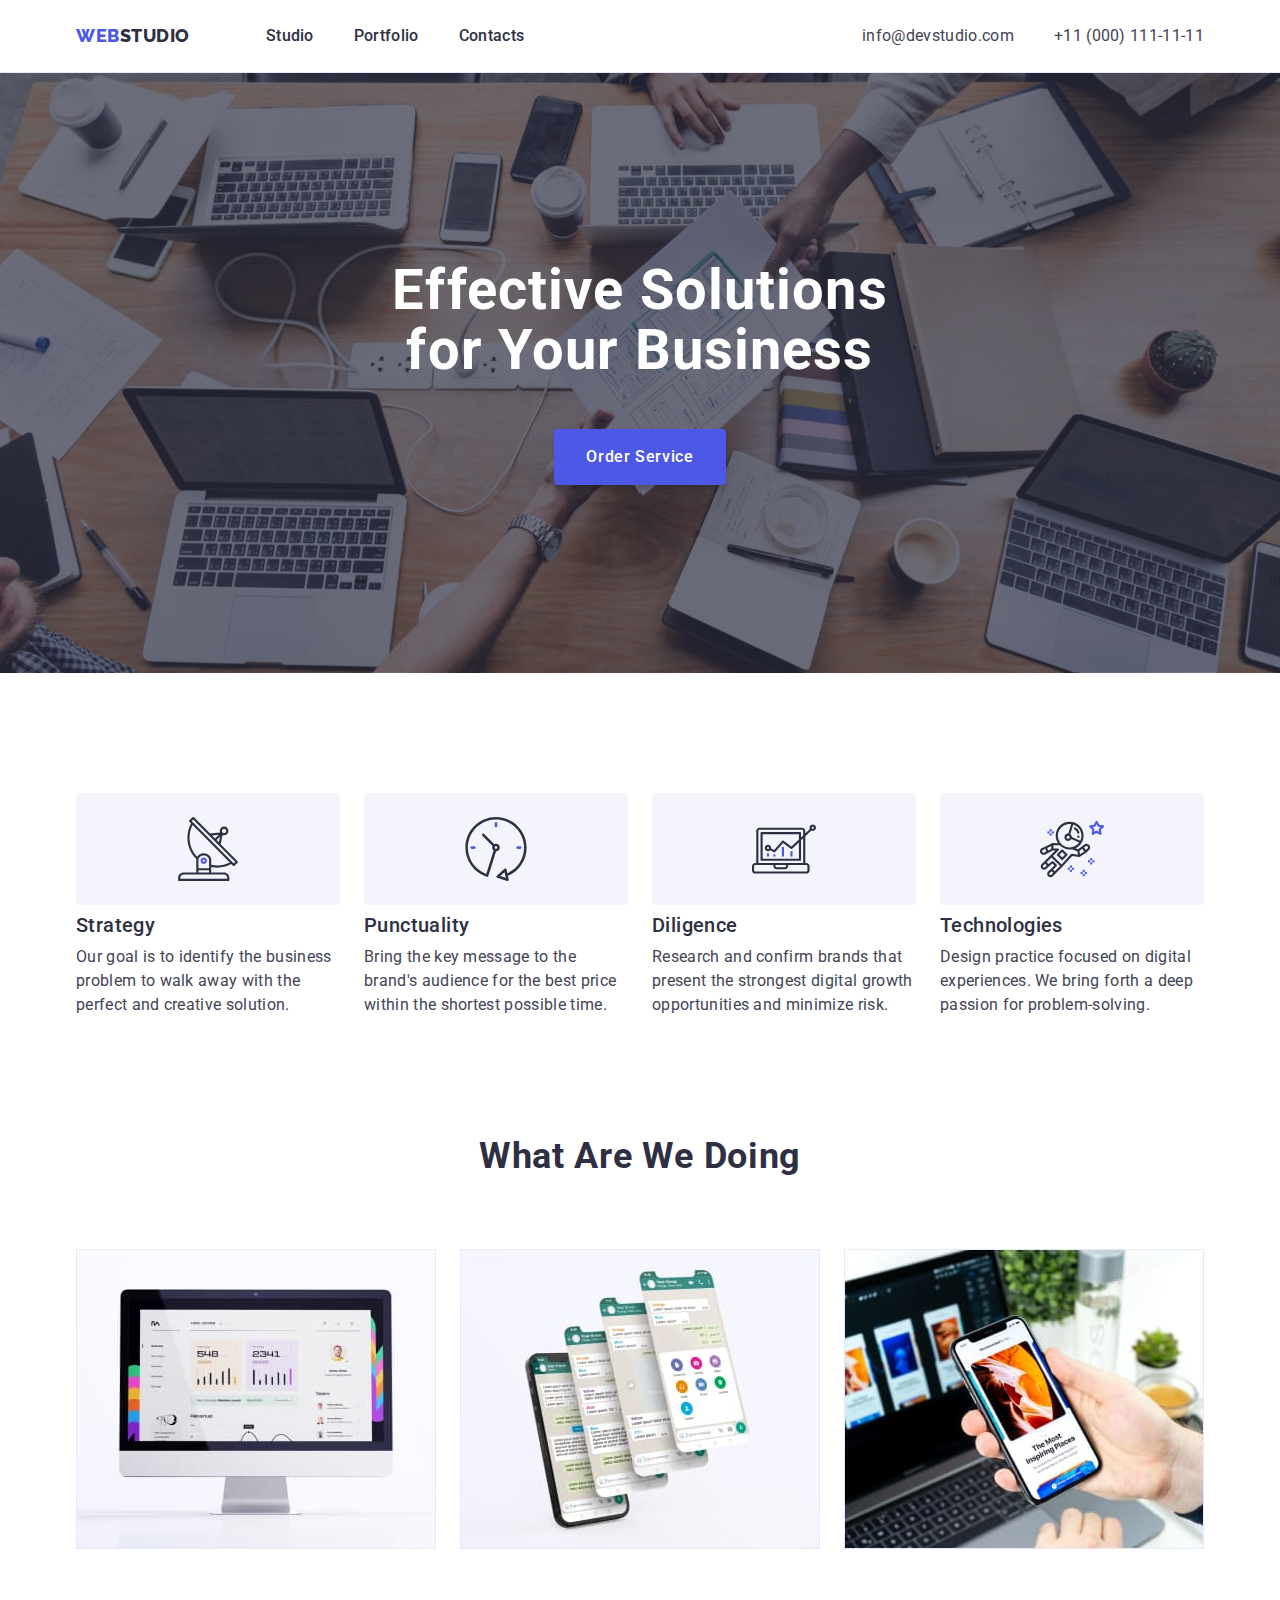
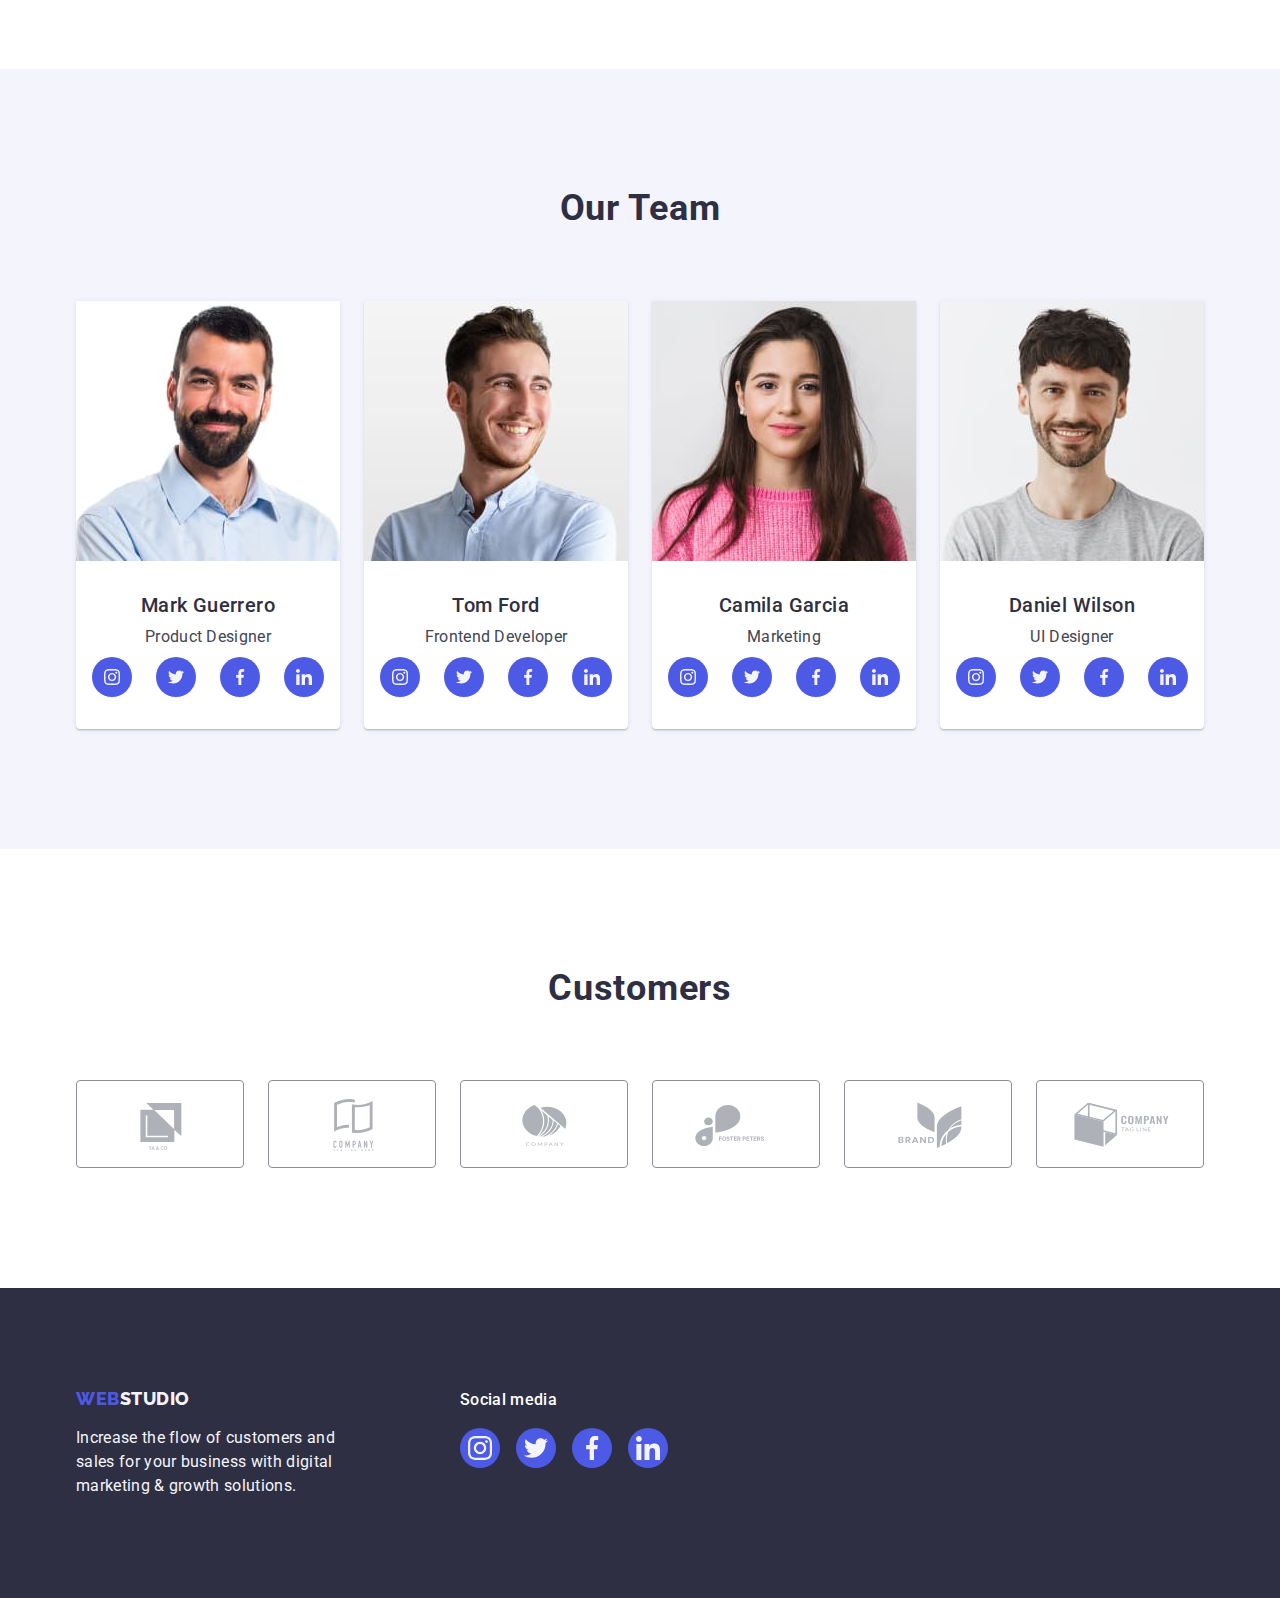
<file: index.html>
<!DOCTYPE html>
<html lang="en">
  <head>
    <meta charset="UTF-8" />
    <meta http-equiv="X-UA-Compatible" content="IE=edge" />
    <meta name="viewport" content="width=device-width, initial-scale=1.0" />
    <title>WebStudio</title>

    <link rel="icon" type="image/png" sizes="32x32" href="./images/icon/favicon.png" />

    <link rel="preconnect" href="https://fonts.googleapis.com" />
    <link rel="preconnect" href="https://fonts.gstatic.com" crossorigin />
    <link
      href="https://fonts.googleapis.com/css2?family=Raleway:wght@700;800&family=Roboto:wght@400;500;700;900&display=swap"
      rel="stylesheet"
    />

    <link
      rel="stylesheet"
      href="https://cdn.jsdelivr.net/npm/modern-normalize@1.1.0/modern-normalize.min.css"
    />

    <link rel="stylesheet" href="./css/styles.css" />
  </head>
  <body>
    <header class="header-section">
      <div class="container header-section-container">
        <nav class="page-nav">
          <a class="logo-link link" href="./index.html"
            >Web<span class="logo-link-theame-dark">Studio</span></a
          >

          <ul class="menu list">
            <li class="menu-item"><a class="menu-link link" href="./index.html">Studio</a></li>
            <li class="menu-item">
              <a class="menu-link link" href="./portfolio.html">Portfolio</a>
            </li>
            <li class="menu-item"><a class="menu-link link" href="">Contacts</a></li>
          </ul>
        </nav>

        <address class="contacts">
          <ul class="contacts-list list">
            <li class="contacts-item">
              <a class="contacts-link link" href="mailto:info@devstudio.com">info@devstudio.com</a>
            </li>
            <li class="contacts-item">
              <a class="contacts-link link" href="tel:+110001111111">+11 (000) 111-11-11</a>
            </li>
          </ul>
        </address>
      </div>
    </header>

    <main>
      <!-- Hero section -->
      <section class="hero-section">
        <div class="hero-wraper container">
          <h1 class="hero-title">Effective Solutions for Your Business</h1>

          <!-- <div class="hero-wraper"> -->
          <button class="hero-btn" type="button">Order Service</button>
          <!-- </div> -->
        </div>
      </section>

      <!-- About section -->
      <section class="about-section section">
        <div class="container">
          <h2 class="section-title visually-hidden">About</h2>
          <ul class="about-list list">
            <li class="about-item">
              <div class="about-svg-wraper">
                <svg class="about-svg" width="64" height="64">
                  <use href="./images/icon.svg#icon-antenna"></use>
                </svg>
              </div>
              <h3 class="section-item-title">Strategy</h3>
              <p class="section-item-text">
                Our goal is to identify the business problem to walk away with the perfect and
                creative solution.
              </p>
            </li>
            <li class="about-item">
              <div class="about-svg-wraper">
                <svg class="about-svg" width="64" height="64">
                  <use href="./images/icon.svg#icon-clock"></use>
                </svg>
              </div>
              <h3 class="section-item-title">Punctuality</h3>
              <p class="section-item-text">
                Bring the key message to the brand's audience for the best price within the shortest
                possible time.
              </p>
            </li>
            <li class="about-item">
              <div class="about-svg-wraper">
                <svg class="about-svg" width="64" height="64">
                  <use href="./images/icon.svg#icon-diagram"></use>
                </svg>
              </div>
              <h3 class="section-item-title">Diligence</h3>
              <p class="section-item-text">
                Research and confirm brands that present the strongest digital growth opportunities
                and minimize risk.
              </p>
            </li>
            <li class="about-item">
              <div class="about-svg-wraper">
                <svg class="about-svg" width="64" height="64">
                  <use href="./images/icon.svg#icon-astronaut"></use>
                </svg>
              </div>
              <h3 class="section-item-title">Technologies</h3>
              <p class="section-item-text">
                Design practice focused on digital experiences. We bring forth a deep passion for
                problem-solving.
              </p>
            </li>
          </ul>
        </div>
      </section>

      <!-- Work section -->
      <section class="work-section section">
        <div class="container">
          <h2 class="section-title">What are we doing</h2>
          <ul class="work-list list">
            <li class="work-item">
              <img
                class="work-list-img"
                src="./images/work/work1.jpg"
                alt="Work 1"
                width="360"
                height="300"
              />
            </li>
            <li class="work-item">
              <img
                class="work-list-img"
                src="./images/work/work2.jpg"
                alt="Work 2"
                width="360"
                height="300"
              />
            </li>
            <li class="work-item">
              <img
                class="work-list-img"
                src="./images/work/work3.jpg"
                alt="Work 3"
                width="360"
                height="300"
              />
            </li>
          </ul>
        </div>
      </section>

      <!-- Team section -->
      <section class="team-section section">
        <div class="container">
          <h2 class="section-title">Our Team</h2>
          <ul class="team-list list">
            <li class="team-list-item">
              <img
                class="team-list-img"
                src="./images/team/mark.jpg"
                alt="Mark Guerrero"
                width="264"
                height="260"
              />
              <div class="team-content-wraper">
                <h3 class="section-item-title">Mark Guerrero</h3>
                <p class="section-item-text">Product Designer</p>
                <ul class="team-social-list list">
                  <li class="team-social-item">
                    <a class="team-social-link" href="">
                      <svg class="team-social-svg" width="16" height="16">
                        <use href="./images/icon.svg#instagram"></use>
                      </svg>
                    </a>
                  </li>
                  <li class="team-social-item">
                    <a class="team-social-link" href="">
                      <svg class="team-social-svg" width="16" height="16">
                        <use href="./images/icon.svg#twitter"></use>
                      </svg>
                    </a>
                  </li>
                  <li class="team-social-item">
                    <a class="team-social-link" href="">
                      <svg class="team-social-svg" width="16" height="16">
                        <use href="./images/icon.svg#facebook"></use>
                      </svg>
                    </a>
                  </li>
                  <li class="team-social-item">
                    <a class="team-social-link" href="">
                      <svg class="team-social-svg" width="16" height="16">
                        <use href="./images/icon.svg#linkedin"></use>
                      </svg>
                    </a>
                  </li>
                </ul>
              </div>
            </li>
            <li class="team-list-item">
              <img
                class="team-list-img"
                src="./images/team/tom.jpg"
                alt="Tom Ford"
                width="264"
                height="260"
              />
              <div class="team-content-wraper">
                <h3 class="section-item-title">Tom Ford</h3>
                <p class="section-item-text">Frontend Developer</p>
                <ul class="team-social-list list">
                  <li class="team-social-item">
                    <a class="team-social-link" href="">
                      <svg class="team-social-svg" width="16" height="16">
                        <use href="./images/icon.svg#instagram"></use>
                      </svg>
                    </a>
                  </li>
                  <li class="team-social-item">
                    <a class="team-social-link" href="">
                      <svg class="team-social-svg" width="16" height="16">
                        <use href="./images/icon.svg#twitter"></use>
                      </svg>
                    </a>
                  </li>
                  <li class="team-social-item">
                    <a class="team-social-link" href="">
                      <svg class="team-social-svg" width="16" height="16">
                        <use href="./images/icon.svg#facebook"></use>
                      </svg>
                    </a>
                  </li>
                  <li class="team-social-item">
                    <a class="team-social-link" href="">
                      <svg class="team-social-svg" width="16" height="16">
                        <use href="./images/icon.svg#linkedin"></use>
                      </svg>
                    </a>
                  </li>
                </ul>
              </div>
            </li>
            <li class="team-list-item">
              <img
                class="team-list-img"
                src="./images/team/camila.jpg"
                alt="Camila Garcia"
                width="264"
                height="260"
              />
              <div class="team-content-wraper">
                <h3 class="section-item-title">Camila Garcia</h3>
                <p class="section-item-text">Marketing</p>
                <ul class="team-social-list list">
                  <li class="team-social-item">
                    <a class="team-social-link" href="">
                      <svg class="team-social-svg" width="16" height="16">
                        <use href="./images/icon.svg#instagram"></use>
                      </svg>
                    </a>
                  </li>
                  <li class="team-social-item">
                    <a class="team-social-link" href="">
                      <svg class="team-social-svg" width="16" height="16">
                        <use href="./images/icon.svg#twitter"></use>
                      </svg>
                    </a>
                  </li>
                  <li class="team-social-item">
                    <a class="team-social-link" href="">
                      <svg class="team-social-svg" width="16" height="16">
                        <use href="./images/icon.svg#facebook"></use>
                      </svg>
                    </a>
                  </li>
                  <li class="team-social-item">
                    <a class="team-social-link" href="">
                      <svg class="team-social-svg" width="16" height="16">
                        <use href="./images/icon.svg#linkedin"></use>
                      </svg>
                    </a>
                  </li>
                </ul>
              </div>
            </li>
            <li class="team-list-item">
              <img
                class="team-list-img"
                src="./images/team/daniel.jpg"
                alt="Daniel Wilson"
                width="264"
                height="260"
              />
              <div class="team-content-wraper">
                <h3 class="section-item-title">Daniel Wilson</h3>
                <p class="section-item-text">UI Designer</p>
                <ul class="team-social-list list">
                  <li class="team-social-item">
                    <a class="team-social-link" href="">
                      <svg class="team-social-svg" width="16" height="16">
                        <use href="./images/icon.svg#instagram"></use>
                      </svg>
                    </a>
                  </li>
                  <li class="team-social-item">
                    <a class="team-social-link" href="">
                      <svg class="team-social-svg" width="16" height="16">
                        <use href="./images/icon.svg#twitter"></use>
                      </svg>
                    </a>
                  </li>
                  <li class="team-social-item">
                    <a class="team-social-link" href="">
                      <svg class="team-social-svg" width="16" height="16">
                        <use href="./images/icon.svg#facebook"></use>
                      </svg>
                    </a>
                  </li>
                  <li class="team-social-item">
                    <a class="team-social-link" href="">
                      <svg class="team-social-svg" width="16" height="16">
                        <use href="./images/icon.svg#linkedin"></use>
                      </svg>
                    </a>
                  </li>
                </ul>
              </div>
            </li>
          </ul>
        </div>
      </section>

      <!-- Customers -->
      <section class="customers-section section">
        <div class="container">
          <h2 class="section-title">Customers</h2>
          <ul class="customers-list list">
            <li class="customers-item">
              <a class="customers-link link" href="">
                <svg class="customers-svg" width="104" height="56">
                  <use href="./images/icon.svg#icon-client1"></use>
                </svg>
              </a>
            </li>
            <li class="customers-item">
              <a class="customers-link link" href="">
                <svg class="customers-svg" width="104" height="56">
                  <use href="./images/icon.svg#icon-client2"></use>
                </svg>
              </a>
            </li>
            <li class="customers-item">
              <a class="customers-link link" href="">
                <svg class="customers-svg" width="104" height="56">
                  <use href="./images/icon.svg#icon-client3"></use>
                </svg>
              </a>
            </li>
            <li class="customers-item">
              <a class="customers-link link" href="">
                <svg class="customers-svg" width="104" height="56">
                  <use href="./images/icon.svg#icon-client4"></use>
                </svg>
              </a>
            </li>
            <li class="customers-item">
              <a class="customers-link link" href="">
                <svg class="customers-svg" width="104" height="56">
                  <use href="./images/icon.svg#icon-client5"></use>
                </svg>
              </a>
            </li>
            <li class="customers-item">
              <a class="customers-link link" href="">
                <svg class="customers-svg" width="104" height="56">
                  <use href="./images/icon.svg#icon-client6"></use>
                </svg>
              </a>
            </li>
          </ul>
        </div>
      </section>
    </main>

    <!-- Footer section -->
    <footer class="footer-section">
      <div class="footer-container container">
        <div class="footer-left-side">
          <a class="logo-link link" href="./index.html"
            >Web<span class="logo-link-theame-light">Studio</span></a
          >
          <p class="footer-text">
            Increase the flow of customers and sales for your business with digital marketing &
            growth solutions.
          </p>
        </div>

        <div class="footer-right-side">
          <p class="footer-social-title">Social media</p>
          <ul class="team-social-list list">
            <li class="team-social-item">
              <a class="team-social-link" href="">
                <svg class="team-social-svg" width="24" height="24">
                  <use href="./images/icon.svg#instagram"></use>
                </svg>
              </a>
            </li>
            <li class="team-social-item">
              <a class="team-social-link" href="">
                <svg class="team-social-svg" width="24" height="24">
                  <use href="./images/icon.svg#twitter"></use>
                </svg>
              </a>
            </li>
            <li class="team-social-item">
              <a class="team-social-link" href="">
                <svg class="team-social-svg" width="24" height="24">
                  <use href="./images/icon.svg#facebook"></use>
                </svg>
              </a>
            </li>
            <li class="team-social-item">
              <a class="team-social-link" href="">
                <svg class="team-social-svg" width="24" height="24">
                  <use href="./images/icon.svg#linkedin"></use>
                </svg>
              </a>
            </li>
          </ul>
        </div>
      </div>
    </footer>
  </body>
</html>
</file>
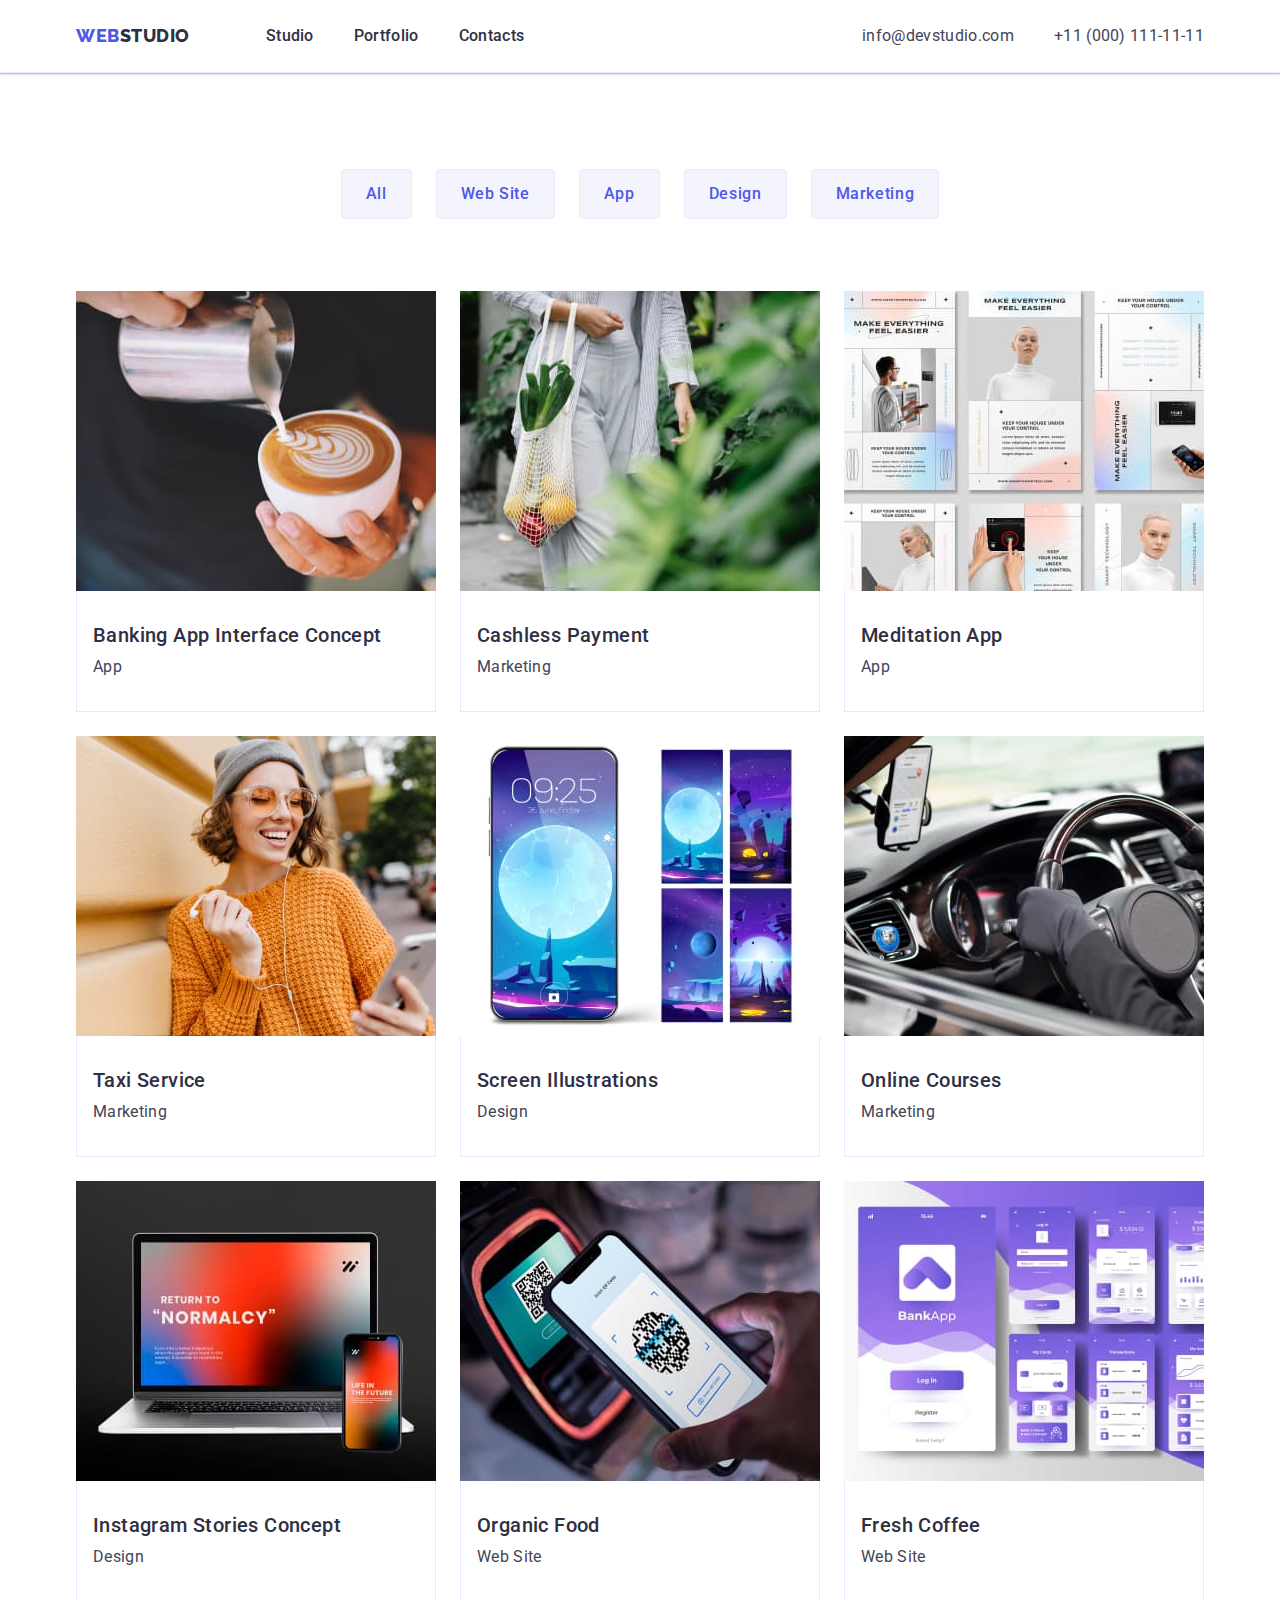
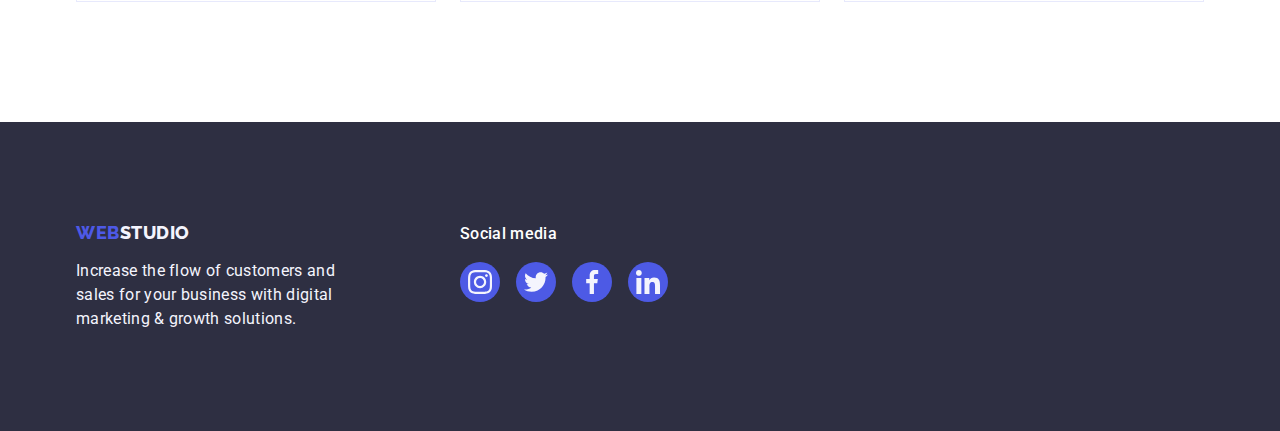
<file: portfolio.html>
<!DOCTYPE html>
<html lang="en">
  <head>
    <meta charset="UTF-8" />
    <meta http-equiv="X-UA-Compatible" content="IE=edge" />
    <meta name="viewport" content="width=device-width, initial-scale=1.0" />
    <title>Portfolio</title>

    <link rel="icon" type="image/png" sizes="32x32" href="./images/icon/favicon.png" />

    <link rel="preconnect" href="https://fonts.googleapis.com" />
    <link rel="preconnect" href="https://fonts.gstatic.com" crossorigin />
    <link
      href="https://fonts.googleapis.com/css2?family=Raleway:wght@700;800&family=Roboto:wght@400;500;700;900&display=swap"
      rel="stylesheet"
    />

    <link
      rel="stylesheet"
      href="https://cdn.jsdelivr.net/npm/modern-normalize@1.1.0/modern-normalize.min.css"
    />

    <link rel="stylesheet" href="./css/styles.css" />
  </head>
  <body>
    <header class="header-section">
      <div class="container header-section-container">
        <nav class="page-nav">
          <a class="logo-link link" href="./index.html"
            >Web<span class="logo-link-theame-dark">Studio</span></a
          >

          <ul class="menu list">
            <li class="menu-item"><a class="menu-link link" href="./index.html">Studio</a></li>
            <li class="menu-item">
              <a class="menu-link link" href="./portfolio.html">Portfolio</a>
            </li>
            <li class="menu-item"><a class="menu-link link" href="">Contacts</a></li>
          </ul>
        </nav>

        <address class="contacts">
          <ul class="contacts-list list">
            <li class="contacts-item">
              <a class="contacts-link link" href="mailto:info@devstudio.com">info@devstudio.com</a>
            </li>
            <li class="contacts-item">
              <a class="contacts-link link" href="tel:+110001111111">+11 (000) 111-11-11</a>
            </li>
          </ul>
        </address>
      </div>
    </header>

    <main>
      <!-- Portfolio section -->
      <section class="portfolio-section">
        <div class="container">
          <h1 class="visually-hidden">Portfolio</h1>
          <ul class="portfolio-menu list">
            <li class="portfolio-menu-item">
              <button class="portfolio-menu-button" type="button">All</button>
            </li>
            <li class="portfolio-menu-item">
              <button class="portfolio-menu-button" type="button">Web Site</button>
            </li>
            <li class="portfolio-menu-item">
              <button class="portfolio-menu-button" type="button">App</button>
            </li>
            <li class="portfolio-menu-item">
              <button class="portfolio-menu-button" type="button">Design</button>
            </li>
            <li class="portfolio-menu-item">
              <button class="portfolio-menu-button" type="button">Marketing</button>
            </li>
          </ul>

          <ul class="portfolio-list list">
            <li class="portfolio-item">
              <a class="portfolio-item-link link" href="">
                <img
                  class="portfolio-item-img"
                  src="./images/portfolio/img-1.jpg"
                  alt="Banking App Interface Concept"
                  width="360"
                  height="300"
                />
                <div class="portfolio-content-wraper">
                  <h2 class="section-item-title">Banking App Interface Concept</h2>
                  <p class="section-item-text">App</p>
                </div>
              </a>
            </li>
            <li class="portfolio-item">
              <a class="portfolio-item-link link" href="">
                <img
                  class="portfolio-item-img"
                  src="./images/portfolio/img-2.jpg"
                  alt="Cashless Payment"
                  width="360"
                  height="300"
                />
                <div class="portfolio-content-wraper">
                  <h2 class="section-item-title">Cashless Payment</h2>
                  <p class="section-item-text">Marketing</p>
                </div>
              </a>
            </li>
            <li class="portfolio-item">
              <a class="portfolio-item-link link" href="">
                <img
                  class="portfolio-item-img"
                  src="./images/portfolio/img-3.jpg"
                  alt="Meditation App"
                  width="360"
                  height="300"
                />
                <div class="portfolio-content-wraper">
                  <h2 class="section-item-title">Meditation App</h2>
                  <p class="section-item-text">App</p>
                </div>
              </a>
            </li>
            <li class="portfolio-item">
              <a class="portfolio-item-link link" href="">
                <img
                  class="portfolio-item-img"
                  src="./images/portfolio/img-4.jpg"
                  alt="Taxi Service"
                  width="360"
                  height="300"
                />
                <div class="portfolio-content-wraper">
                  <h2 class="section-item-title">Taxi Service</h2>
                  <p class="section-item-text">Marketing</p>
                </div>
              </a>
            </li>
            <li class="portfolio-item">
              <a class="portfolio-item-link link" href="">
                <img
                  class="portfolio-item-img"
                  src="./images/portfolio/img-5.jpg"
                  alt="Screen Illustrations"
                  width="360"
                  height="300"
                />
                <div class="portfolio-content-wraper">
                  <h2 class="section-item-title">Screen Illustrations</h2>
                  <p class="section-item-text">Design</p>
                </div>
              </a>
            </li>
            <li class="portfolio-item">
              <a class="portfolio-item-link link" href="">
                <img
                  class="portfolio-item-img"
                  src="./images/portfolio/img-6.jpg"
                  alt="Online Courses"
                  width="360"
                  height="300"
                />
                <div class="portfolio-content-wraper">
                  <h2 class="section-item-title">Online Courses</h2>
                  <p class="section-item-text">Marketing</p>
                </div>
              </a>
            </li>
            <li class="portfolio-item">
              <a class="portfolio-item-link link" href="">
                <img
                  class="portfolio-item-img"
                  src="./images/portfolio/img-7.jpg"
                  alt="Instagram Stories Concept"
                  width="360"
                  height="300"
                />
                <div class="portfolio-content-wraper">
                  <h2 class="section-item-title">Instagram Stories Concept</h2>
                  <p class="section-item-text">Design</p>
                </div>
              </a>
            </li>
            <li class="portfolio-item">
              <a class="portfolio-item-link link" href="">
                <img
                  class="portfolio-item-img"
                  src="./images/portfolio/img-8.jpg"
                  alt="Organic Food"
                  width="360"
                  height="300"
                />
                <div class="portfolio-content-wraper">
                  <h2 class="section-item-title">Organic Food</h2>
                  <p class="section-item-text">Web Site</p>
                </div>
              </a>
            </li>
            <li class="portfolio-item">
              <a class="portfolio-item-link link" href="">
                <img
                  class="portfolio-item-img"
                  src="./images/portfolio/img-9.jpg"
                  alt="Fresh Coffee"
                  width="360"
                  height="300"
                />
                <div class="portfolio-content-wraper">
                  <h2 class="section-item-title">Fresh Coffee</h2>
                  <p class="section-item-text">Web Site</p>
                </div>
              </a>
            </li>
          </ul>
        </div>
      </section>
    </main>

    <!-- Footer section -->
    <footer class="footer-section">
      <div class="footer-container container">
        <div class="footer-left-side">
          <a class="logo-link link" href="./index.html"
            >Web<span class="logo-link-theame-light">Studio</span></a
          >
          <p class="footer-text">
            Increase the flow of customers and sales for your business with digital marketing &
            growth solutions.
          </p>
        </div>

        <div class="footer-right-side">
          <h2 class="footer-social-title">Social media</h2>
          <ul class="team-social-list list">
            <li class="team-social-item">
              <a class="team-social-link" href="">
                <svg class="team-social-svg" width="24" height="24">
                  <use href="./images/icon.svg#instagram"></use>
                </svg>
              </a>
            </li>
            <li class="team-social-item">
              <a class="team-social-link" href="">
                <svg class="team-social-svg" width="24" height="24">
                  <use href="./images/icon.svg#twitter"></use>
                </svg>
              </a>
            </li>
            <li class="team-social-item">
              <a class="team-social-link" href="">
                <svg class="team-social-svg" width="24" height="24">
                  <use href="./images/icon.svg#facebook"></use>
                </svg>
              </a>
            </li>
            <li class="team-social-item">
              <a class="team-social-link" href="">
                <svg class="team-social-svg" width="24" height="24">
                  <use href="./images/icon.svg#linkedin"></use>
                </svg>
              </a>
            </li>
          </ul>
        </div>
      </div>
    </footer>
  </body>
</html>
</file>
<file: css/styles.css>
:root {
  --general-font-color: #434455;
  --white-color: #ffffff;
  --dark-color: #2e2f42;
  --light-color: #f4f4fd;
  --link-color: hsl(235, 75%, 60%);
  --link-active-color: #404bbf;
  --border-light: #e7e9fc;
}

body {
  min-width: 1158px;
  font-family: 'Roboto', sans-serif;
  color: var(--general-font-color);
  background-color: var(--white-color);
}

h1,
h2,
h3,
h4,
p {
  margin-top: 0;
  margin-bottom: 0;
}

ul,
ol {
  margin-top: 0;
  margin-bottom: 0;
  padding-left: 0;
}

button {
  cursor: pointer;
}

img {
  display: block;
}

/* ======================= Utilites ========================== */

.list {
  list-style: none;
}

.link {
  text-decoration: none;
}

.section {
  padding-top: 120px;
  padding-bottom: 120px;
}

.container {
  width: 1158px;
  margin-left: auto;
  margin-right: auto;
  padding-left: 15px;
  padding-right: 15px;
}

.visually-hidden {
  position: absolute;
  width: 1px;
  height: 1px;
  margin: -1px;
  border: 0;
  padding: 0;
  white-space: nowrap;
  clip-path: inset(100%);
  clip: rect(0 0 0 0);
  overflow: hidden;
}

/* ======================= /Utilites ========================== */
/* ======================= Components section ========================== */

.logo-link {
  font-family: 'Raleway', sans-serif;
  font-weight: 800;
  font-size: 18px;
  line-height: 1.17;
  letter-spacing: 0.03em;
  text-transform: uppercase;
  color: var(--link-color);
  margin-right: 76px;
}

.logo-link-theame-dark {
  color: var(--dark-color);
}

.logo-link-theame-light {
  color: var(--light-color);
}

.section-title {
  font-weight: 700;
  font-size: 36px;
  line-height: 1.11;
  letter-spacing: 0.02em;
  text-align: center;
  text-transform: capitalize;
  color: var(--dark-color);
  margin-bottom: 72px;
}

.section-item-title {
  font-weight: 500;
  font-size: 20px;
  line-height: 1.2;
  letter-spacing: 0.02em;
  color: var(--dark-color);
  margin-bottom: 8px;
}

.section-item-text {
  font-size: 16px;
  line-height: 1.5;
  letter-spacing: 0.02em;
  color: var(--general-font-color);
}

/* ======================= /Components section ========================== */

/* ======================= Header section ========================== */

.header-section {
  padding-top: 24px;
  padding-bottom: 24px;
  border-bottom: 1px solid #e7e9fc;
  box-shadow: 0px 2px 1px rgba(46, 47, 66, 0.08), 0px 1px 1px rgba(46, 47, 66, 0.16),
    0px 1px 6px rgba(46, 47, 66, 0.08);
}

.header-section-container {
  display: flex;
  align-items: center;
  justify-content: space-between;
}

.page-nav {
  display: flex;
  align-items: center;
}

.menu {
  display: flex;
  align-items: center;
}

.menu-item:not(:last-child) {
  margin-right: 40px;
}

.contacts-item:not(:last-child) {
  margin-right: 40px;
}

.menu-link {
  font-weight: 500;
  font-size: 16px;
  line-height: 1.5;
  letter-spacing: 0.02em;
  color: var(--dark-color);
}

.menu-link:hover,
.menu-link:focus {
  color: var(--link-active-color);
}

.contacts {
  font-style: normal;
}

.contacts-list {
  display: flex;
  align-items: center;
}

.contacts-link {
  font-style: normal;
  font-size: 16px;
  line-height: 1.5;
  letter-spacing: 0.02em;
  color: var(--general-font-color);
}

.contacts-link:hover,
.contacts-link:focus {
  color: var(--link-active-color);
}

/* ======================= /Header section ========================== */

/* ======================= Hero section ========================== */
.hero-section {
  /* background-color: var(--dark-color); */
  background-image: linear-gradient(rgba(46, 47, 66, 0.7), rgba(46, 47, 66, 0.7)),
    url('../images/hero/bg.jpg');
  background-size: cover;
  background-position: center;
  background-repeat: no-repeat;
  padding-top: 188px;
  padding-bottom: 188px;
  max-width: 1440px;
  margin-left: auto;
  margin-right: auto;
}

.hero-wraper {
  text-align: center;
}

.hero-title {
  width: 496px;
  font-weight: 700;
  font-size: 56px;
  line-height: 1.07;
  /* text-align: center; */
  letter-spacing: 0.02em;
  color: var(--white-color);
  margin-bottom: 48px;
  margin-left: auto;
  margin-right: auto;
}

.hero-btn {
  font-family: 'Roboto', sans-serif;
  font-weight: 500;
  font-size: 16px;
  line-height: 1.5;
  letter-spacing: 0.04em;
  cursor: pointer;
  padding: 16px 32px;
  background-color: var(--link-color);
  color: var(--white-color);

  box-shadow: 0px 4px 4px rgba(0, 0, 0, 0.15);
  border-radius: 4px;
  border: 0;
  margin-left: auto;
  margin-right: auto;
}

.hero-btn:hover,
.hero-btn:focus {
  background-color: var(--link-active-color);
}

/* ======================= /Hero section ========================== */

/* ======================= About section ========================== */
.about-section {
  background-color: var(--white-color);
}

.about-list {
  display: flex;
  gap: 24px;
}

.about-item {
  flex-basis: calc((100% - 72px) / 4);
}

.about-svg-wraper {
  background: #f4f4fd;
  border-radius: 4px;
  height: 112px;
  margin-bottom: 8px;
  display: flex;
  justify-content: center;
  align-items: center;
}

.about-svg {
  height: 64px;
  margin-left: auto;
  margin-right: auto;
}

/* ======================= /About section ========================== */

/* ======================= Work section ========================== */
.work-section {
  background-color: var(--white-color);
  padding-top: 0;
}

.work-list {
  display: flex;
  gap: 24px;
  align-items: center;
}

.work-item {
  flex-basis: calc((100% - 48px) / 3);
}

/* ======================= /Work section ========================== */

/* ======================= Team section ========================== */

.team-section {
  background-color: var(--light-color);
}

.team-list {
  display: flex;
  gap: 24px;
  align-items: center;
}

.team-list-item {
  background-color: var(--white-color);
  box-shadow: 0px 1px 6px rgba(46, 47, 66, 0.08), 0px 1px 1px rgba(46, 47, 66, 0.16),
    0px 2px 1px rgba(46, 47, 66, 0.08);
  border-radius: 0px 0px 4px 4px;
  flex-basis: calc((100% - 72px) / 4);
}

.team-content-wraper {
  padding-top: 32px;
  padding-bottom: 32px;
}

.team-list-item .section-item-title,
.team-list-item .section-item-text {
  text-align: center;
}

.team-social-list {
  margin-top: 8px;
  display: flex;
  gap: 24px;
  justify-content: center;
}

.team-social-item {
}

.team-social-link {
  background-color: #4d5ae5;
  border-radius: 50%;
  display: flex;
  justify-content: center;
  align-items: center;
  width: 40px;
  height: 40px;
}

.team-social-svg {
  fill: var(--light-color);
}

.team-social-link:hover,
.team-social-link:focus {
  background-color: #404bbf;
}

/* ======================= /Team section ========================== */

/* ======================= Portfolio section ========================== */

.portfolio-section {
  text-align: center;
  padding-top: 96px;
  padding-bottom: 120px;
}

.portfolio-menu {
  display: flex;
  justify-content: center;
  gap: 24px;
  margin-bottom: 72px;
}

.portfolio-menu-button {
  font-family: 'Roboto', sans-serif;
  font-weight: 500;
  font-size: 16px;
  line-height: 1.5;
  letter-spacing: 0.04em;
  color: var(--link-color);

  padding: 12px 24px;
  background: var(--light-color);
  border: 1px solid var(--border-light);
  border-radius: 4px;
  cursor: pointer;
}

.portfolio-menu-button:hover,
.portfolio-menu-button:focus {
  background: var(--link-active-color);
  color: var(--white-color);
  border: 1px solid var(--link-active-color);
  box-shadow: 0px 3px 1px rgba(0, 0, 0, 0.1), 0px 2px 1px rgba(0, 0, 0, 0.08),
    0px 2px 2px rgba(0, 0, 0, 0.12);
}

.portfolio-list {
  display: flex;
  justify-content: center;
  flex-wrap: wrap;
  gap: 24px;
}

.portfolio-item {
  flex-basis: calc((100% - 72px) / 4);
}

.portfolio-item-link {
  display: block;
}

.portfolio-item-link:hover,
.portfolio-item-link:focus {
  box-shadow: 0px 1px 6px rgba(46, 47, 66, 0.08), 0px 1px 1px rgba(46, 47, 66, 0.16),
    0px 2px 1px rgba(46, 47, 66, 0.08);
}

.portfolio-content-wraper {
  border-left: 1px solid var(--border-light);
  border-right: 1px solid var(--border-light);
  border-bottom: 1px solid var(--border-light);
  text-align: left;
  padding-top: 32px;
  padding-bottom: 32px;
  padding-left: 16px;
}
/* ======================= /Portfolio section ========================== */

/* ======================= Customers section ========================== */
.customers-list {
  display: flex;
  justify-content: center;
  gap: 24px;
}

.customers-section .section-title {
  line-height: 1.1;
}

.customers-item {
  flex-basis: calc((100% - 120px) / 6);
  height: 88px;
}

.customers-link {
  border: 1px solid #8e8f99;
  border-radius: 4px;
  width: 100%;
  height: 100%;
  display: flex;
  justify-content: center;
  align-items: center;
  color: #afb1b8;
}

.customers-link:hover,
.customers-link:focus {
  border: 1px solid var(--link-active-color);
  color: var(--link-active-color);
}

.customers-svg {
  width: 104px;
  height: 56px;
  fill: currentColor;
}

.customers-link:hover .customers-svg,
.customers-link:focus .customers-svg {
  fill: currentColor;
}

/* ======================= Customers section ========================== */

/* ======================= Footer section ========================== */

.footer-container {
  display: flex;
  align-items: baseline;
  gap: 120px;
}

/* .footer-right-side {
  margin-left: 120px;
} */

.footer-section {
  background-color: var(--dark-color);
  padding-top: 100px;
  padding-bottom: 100px;
}

.footer-text {
  width: 264px;
  margin-top: 16px;
  font-size: 16px;
  line-height: 1.5;
  letter-spacing: 0.02em;
  color: var(--light-color);
}

.footer-social-title {
  font-weight: 500;
  font-size: 16px;
  line-height: 1.5;
  letter-spacing: 0.02em;
  color: var(--white-color);
  margin-bottom: 16px;
}

.footer-section .team-social-list {
  margin-top: 8px;
  gap: 16px;
}

.footer-section .team-social-item {
}

.footer-section .team-social-link {
  background-color: #4d5ae5;
}

.footer-section .team-social-svg {
  fill: var(--light-color);
}

.footer-section .team-social-link:hover,
.footer-section .team-social-link:focus {
  background-color: #31d0aa;
}

/* ======================= /Footer section ========================== */
</file>
